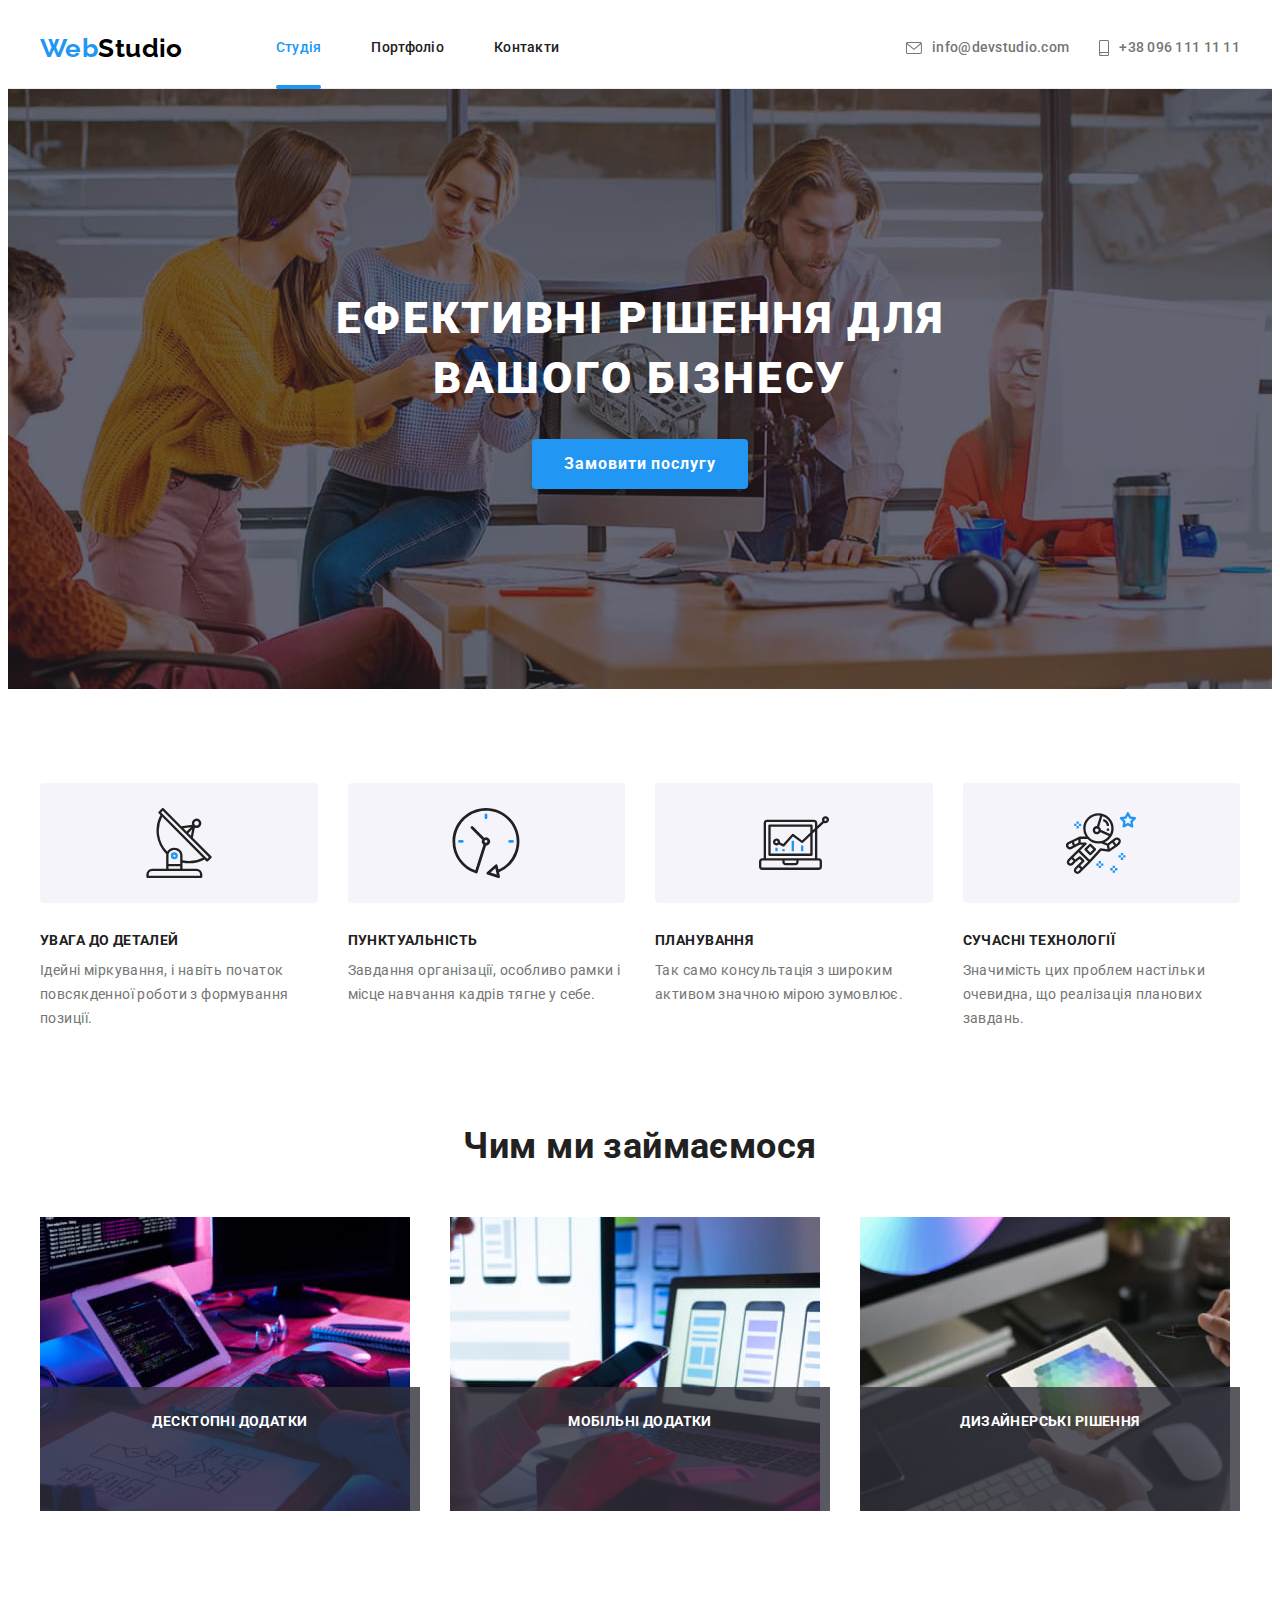
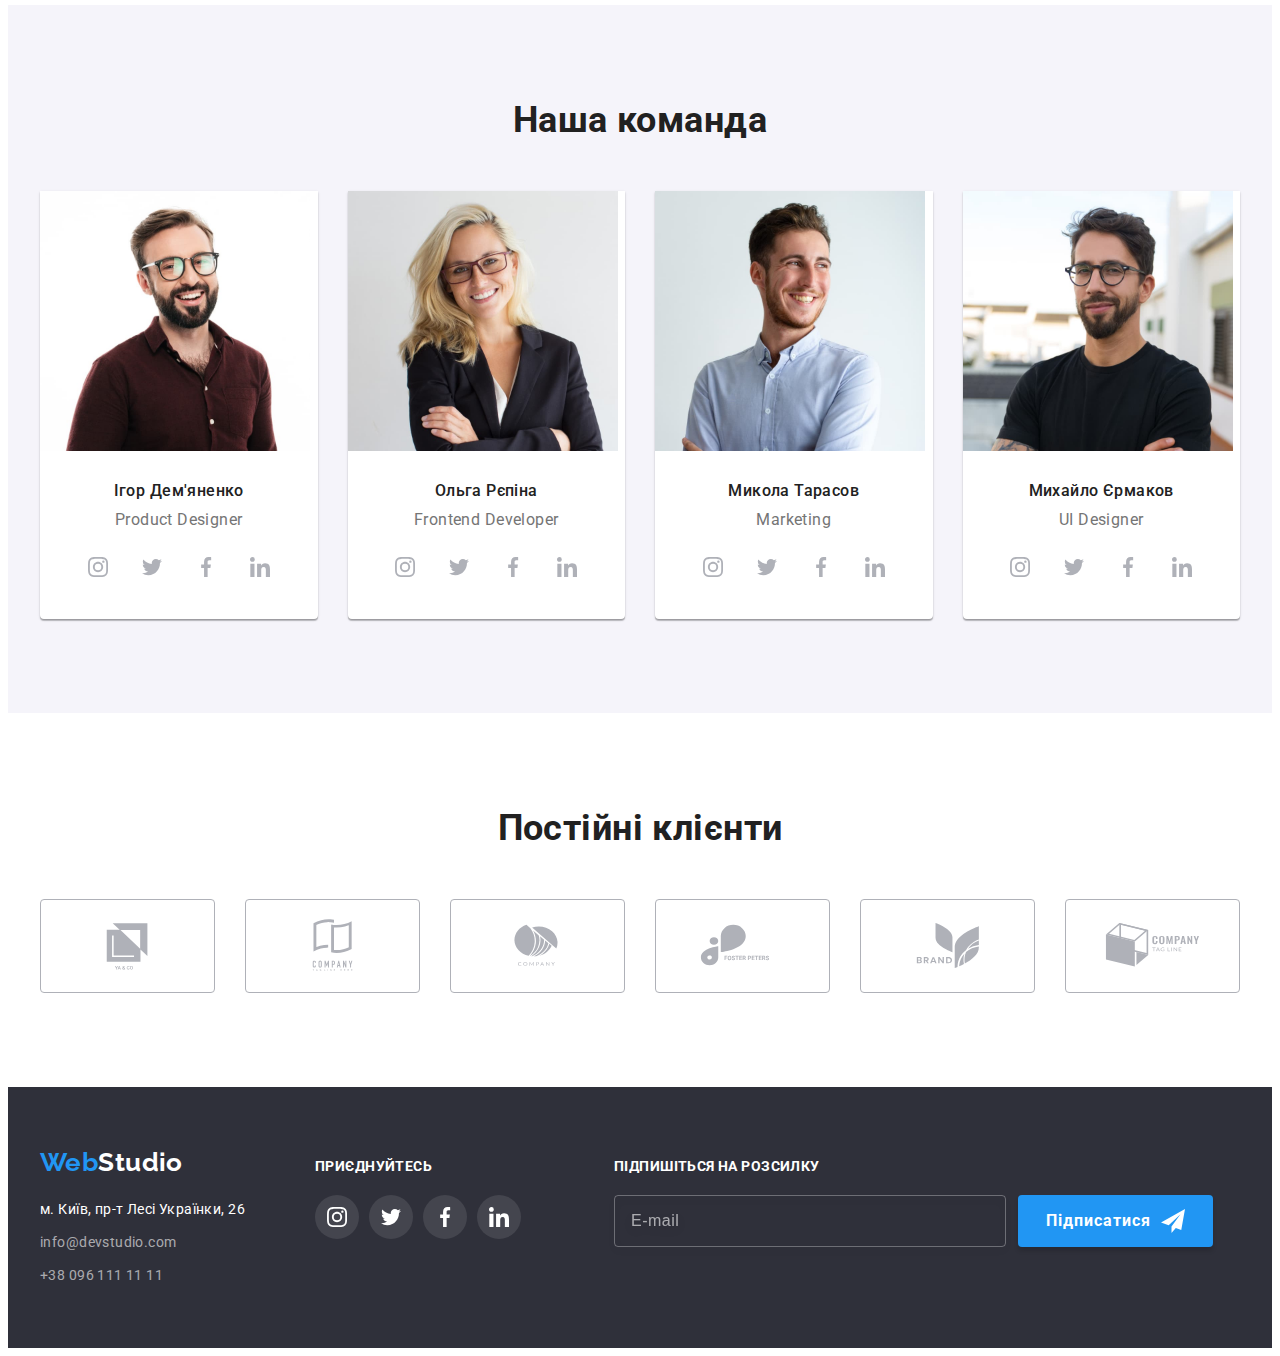
<file: index.html>
<!DOCTYPE html>
<html lang="uk">

<head>
  <meta charset="UTF-8" />
  <meta http-equiv="X-UA-Compatible" content="IE=edge" />
  <meta name="viewport" content="width=device-width, initial-scale=1.0" />
  <title>WebStudio</title>
  <!-- Fonts bevor all styles but afret title -->
  <link rel="preconnect" href="https://fonts.googleapis.com">
  <link rel="preconnect" href="https://fonts.gstatic.com" crossorigin>
  <link href="https://fonts.googleapis.com/css2?family=Raleway:wght@700&family=Roboto:wght@400;500;700;900&display=swap"
    rel="stylesheet">
  <!-- Normalize befor my styles -->
  <link rel="stylesheet" href="https://cdnjs.cloudflare.com/ajax/libs/modern-normalize/1.1.0/modern-normalize.min.css"
    integrity="sha512-wpPYUAdjBVSE4KJnH1VR1HeZfpl1ub8YT/NKx4PuQ5NmX2tKuGu6U/JRp5y+Y8XG2tV+wKQpNHVUX03MfMFn9Q=="
    crossorigin="anonymous" referrerpolicy="no-referrer" />
  <link rel="stylesheet" href="./css/main.min.css">
</head>

<body>
  <!-- Header -->
  <header class="header">

    <div class="container header__container">
      <nav class="navigation">
        <a class="logo link" lang="en" href="./index.html">Web<span
            class="logo__part logo__part--header">Studio</span></a>
        <ul class=" site-nav list navigation__site-nav">
          <li class="site-nav__item"><a href="./index.html"
              class="site-nav__link link site-nav__link--current">Студія</a></li>
          <li class="site-nav__item"><a href="./portfolio.html" class="site-nav__link link">Портфоліо</a></li>
          <li class="site-nav__item"><a href="#" class="site-nav__link link">Контакти</a></li>
        </ul>
      </nav>
      <ul class="contacts list navigation__contacts">
        <li class="contacts__item">
          <a href="mailto:info@devstudio.com" class="contacts__link link"><svg class="contacts__icon" width="16"
              height="12">
              <use href="./images/icons.svg#icon-envelope"></use>
            </svg>info@devstudio.com</a>
        </li>
        <li class="contacts__item">
          <a href="tel:+380961111111" class="contacts__link link"><svg class="contacts__icon" width="10" height="16">
              <use href="./images/icons.svg#icon-smartphone"></use>
            </svg>+38 096 111 11 11</a>
        </li>
      </ul>
    </div>
  </header>
  <!-- Main -->
  <main>
    <!-- Hero -->
    <section class="hero">
      <h1 class="hero__title">Ефективні рішення для вашого бізнесу</h1>
      <button class="hero__button" data-modal-open type="button">Замовити послугу</button>
    </section>
    <!-- Features -->
    <section class="section">
      <div class="container">
        <h2 class="visually-hidden">Особливості</h2>
        <ul class="feauters list">
          <li class="feauters__item">
            <div class="feauters__icon">
              <svg width="70" height="70">
                <use href="./images/icons.svg#icon-antenna"></use>
              </svg>
            </div>
            <h3 class="feauters__title">УВАГА ДО ДЕТАЛЕЙ</h3>
            <p class="feauters__text">Ідейні міркування, і навіть початок повсякденної роботи з формування позиції.</p>
          </li>
          <li class="feauters__item">
            <div class="feauters__icon">
              <svg width="70" height="70">
                <use href="./images/icons.svg#icon-clock"></use>
              </svg>
            </div>
            <h3 class="feauters__title">ПУНКТУАЛЬНІСТЬ</h3>
            <p class="feauters__text">Завдання організації, особливо рамки і місце навчання кадрів тягне у себе.</p>
          </li>
          <li class="feauters__item">
            <div class="feauters__icon">
              <svg width="70" height="70">
                <use href="./images/icons.svg#icon-diagram"></use>
              </svg>
            </div>
            <h3 class="feauters__title">ПЛАНУВАННЯ</h3>
            <p class="feauters__text">Так само консультація з широким активом значною мірою зумовлює.</p>
          </li>
          <li class="feauters__item">
            <div class="feauters__icon">
              <svg width="70" height="70">
                <use href="./images/icons.svg#icon-astronaut"></use>
              </svg>
            </div>
            <h3 class="feauters__title">СУЧАСНІ ТЕХНОЛОГІЇ</h3>
            <p class="feauters__text">Значимість цих проблем настільки очевидна, що реалізація планових завдань.</p>
          </li>
        </ul>
      </div>
    </section>
    <!-- Occupation -->
    <section class="occupation section">
      <div class="container">
        <h2 class="occupation__title section__title">Чим ми займаємося</h2>
        <ul class="occupation-list list">
          <li class="occupation-list__item">
            <img src="./images/occupation-1.jpg" alt="Десктопні додатки" width="370" height="294">
            <p class="occupation-list__overlay">Десктопні додатки</p>
          </li>
          <li class="occupation-list__item">
            <img src="./images/occupation-2.jpg" alt="Розробка мобільних додатків" width="370" height="294">
            <p class="occupation-list__overlay">Мобільні додатки</p>
          </li>
          <li class="occupation-list__item">
            <img src="./images/occupation-3.jpg" alt="Веб дизайн" width="370" height="294">
            <p class="occupation-list__overlay">Дизайнерські рішення</p>
          </li>
        </ul>
      </div>
    </section>
    <!-- Team -->
    <section class="section team">
      <div class="container">
        <h2 class="section__title">Наша команда</h2>
        <ul class="team-list list">
          <li class="team-list-item">
            <img src="./images/team-member-1.jpg" alt="Фото дизайнера продуктів Ігоря 
            Дем'яненко" width="270" height="260">
            <div class="team-list-content">
              <h3 class="team-list-member">Ігор Дем'яненко</h3>
              <p class="team-list-occupation" lang="en">Product Designer</p>
              <ul class="team-soc-list list">
                <li class="team-soc-item">
                  <a href="#" class="team-soc-link" aria-label="Instagram"><span
                      class="visually-hidden">Instagram</span>
                    <svg class="team-soc-icon" width="20" height="20">
                      <use href="./images/icons.svg#icon-instagram"></use>
                    </svg>
                  </a>
                </li>
                <li class="team-soc-item">
                  <a href="#" class="team-soc-link" aria-label="Twitter"><span class="visually-hidden">Twitter</span>
                    <svg class="team-soc-icon" width="20" height="20">
                      <use href="./images/icons.svg#icon-twitter"></use>
                    </svg>
                  </a>
                </li>
                <li class="team-soc-item">
                  <a href="#" class="team-soc-link" aria-label="Facebook"><span class="visually-hidden">Facebook</span>
                    <svg class="team-soc-icon" width="20" height="20">
                      <use href="./images/icons.svg#icon-facebook"></use>
                    </svg>
                  </a>
                </li>
                <li class="team-soc-item">
                  <a href="#" class="team-soc-link" aria-label="Linkedin"><span class="visually-hidden">Linkedin</span>
                    <svg class="team-soc-icon" width="20" height="20">
                      <use href="./images/icons.svg#icon-linkedin"></use>
                    </svg>
                  </a>
                </li>
              </ul>
            </div>
          </li>
          <li class="team-list-item">
            <img src="./images/team-member-2.jpg" alt="Фото фронтенд розробниці 
            Ольги Рєпіної" width="270" height="260">
            <div class="team-list-content">
              <h3 class="team-list-member">Ольга Рєпіна</h3>
              <p class="team-list-occupation" lang="en">Frontend Developer</p>
              <ul class="team-soc-list list">
                <li class="team-soc-item">
                  <a href="#" class="team-soc-link" aria-label="Instagram"><span
                      class="visually-hidden">Instagram</span>
                    <svg class="team-soc-icon" width="20" height="20">
                      <use href="./images/icons.svg#icon-instagram"></use>
                    </svg>
                  </a>
                </li>
                <li class="team-soc-item">
                  <a href="#" class="team-soc-link" aria-label="Twitter"><span class="visually-hidden">Twitter</span>
                    <svg class="team-soc-icon" width="20" height="20">
                      <use href="./images/icons.svg#icon-twitter"></use>
                    </svg>
                  </a>
                </li>
                <li class="team-soc-item">
                  <a href="#" class="team-soc-link" aria-label="Facebook"><span class="visually-hidden">Facebook</span>
                    <svg class="team-soc-icon" width="20" height="20">
                      <use href="./images/icons.svg#icon-facebook"></use>
                    </svg>
                  </a>
                </li>
                <li class="team-soc-item">
                  <a href="#" class="team-soc-link" aria-label="Linkedin"><span class="visually-hidden">Linkedin</span>
                    <svg class="team-soc-icon" width="20" height="20">
                      <use href="./images/icons.svg#icon-linkedin"></use>
                    </svg>
                  </a>
                </li>
              </ul>
            </div>
          </li>
          <li class="team-list-item">
            <img src="./images/team-member-3.jpg" alt="Фото члена відділу маркетінгу
            Миколи Тарасова" width="270" height="260">
            <div class="team-list-content">
              <h3 class="team-list-member">Микола Тарасов</h3>
              <p class="team-list-occupation" lang="en">Marketing</p>
              <ul class="team-soc-list list">
                <li class="team-soc-item">
                  <a href="#" class="team-soc-link" aria-label="Instagram"><span
                      class="visually-hidden">Instagram</span>
                    <svg class="team-soc-icon" width="20" height="20">
                      <use href="./images/icons.svg#icon-instagram"></use>
                    </svg>
                  </a>
                </li>
                <li class="team-soc-item">
                  <a href="#" class="team-soc-link" aria-label="Twitter"><span class="visually-hidden">Twitter</span>
                    <svg class="team-soc-icon" width="20" height="20">
                      <use href="./images/icons.svg#icon-twitter"></use>
                    </svg>
                  </a>
                </li>
                <li class="team-soc-item">
                  <a href="#" class="team-soc-link" aria-label="Facebook"><span class="visually-hidden">Facebook</span>
                    <svg class="team-soc-icon" width="20" height="20">
                      <use href="./images/icons.svg#icon-facebook"></use>
                    </svg>
                  </a>
                </li>
                <li class="team-soc-item">
                  <a href="#" class="team-soc-link" aria-label="Linkedin"><span class="visually-hidden">Linkedin</span>
                    <svg class="team-soc-icon" width="20" height="20">
                      <use href="./images/icons.svg#icon-linkedin"></use>
                    </svg>
                  </a>
                </li>
              </ul>
            </div>
          </li>
          <li class="team-list-item">
            <img src="./images/team-member-4.jpg" alt="Фото дизайнера інтерфейсу 
            Михайла Єрмакова" width="270" height="260">
            <div class="team-list-content">
              <h3 class="team-list-member">Михайло Єрмаков</h3>
              <p class="team-list-occupation" lang="en">UI Designer</p>
              <ul class="team-soc-list list">
                <li class="team-soc-item">
                  <a href="#" class="team-soc-link" aria-label="Instagram"><span
                      class="visually-hidden">Instagram</span>
                    <svg class="team-soc-icon" width="20" height="20">
                      <use href="./images/icons.svg#icon-instagram"></use>
                    </svg>
                  </a>
                </li>
                <li class="team-soc-item">
                  <a href="#" class="team-soc-link" aria-label="Twitter"><span class="visually-hidden">Twitter</span>
                    <svg class="team-soc-icon" width="20" height="20">
                      <use href="./images/icons.svg#icon-twitter"></use>
                    </svg>
                  </a>
                </li>
                <li class="team-soc-item">
                  <a href="#" class="team-soc-link" aria-label="Facebook"><span class="visually-hidden">Facebook</span>
                    <svg class="team-soc-icon" width="20" height="20">
                      <use href="./images/icons.svg#icon-facebook"></use>
                    </svg>
                  </a>
                </li>
                <li class="team-soc-item">
                  <a href="#" class="team-soc-link" aria-label="Linkedin"><span class="visually-hidden">Linkedin</span>
                    <svg class="team-soc-icon" width="20" height="20">
                      <use href="./images/icons.svg#icon-linkedin"></use>
                    </svg>
                  </a>
                </li>
              </ul>
            </div>
          </li>
        </ul>
      </div>
    </section>

    <section class="section clients">
      <div class="container">
        <h2 class="section__title">Постійні клієнти</h2>
        <ul class="clients-list list">
          <li class="clients-item">
            <a href="" class="clients-link">
              <svg class="clients-icon" width="106" height="60">
                <use href="./images/icons.svg#icon-ya-and-co"></use>
              </svg>
            </a>
          </li>
          <li class="clients-item">
            <a href="" class="clients-link">
              <svg class="clients-icon" width="106" height="60">
                <use href="./images/icons.svg#icon-company-t-h"></use>
              </svg>
            </a>
          </li>
          <li class="clients-item">
            <a href="" class="clients-link">
              <svg class="clients-icon" width="106" height="60">
                <use href="./images/icons.svg#icon-company"></use>
              </svg>
            </a>
          </li>
          <li class="clients-item">
            <a href="" class="clients-link">
              <svg class="clients-icon" width="106" height="60">
                <use href="./images/icons.svg#icon-foster-peters"></use>
              </svg>
            </a>
          </li>
          <li class="clients-item">
            <a href="" class="clients-link">
              <svg class="clients-icon" width="106" height="60">
                <use href="./images/icons.svg#icon-brand"></use>
              </svg>
            </a>
          </li>
          <li class="clients-item">
            <a href="" class="clients-link">
              <svg class="clients-icon" width="106" height="60">
                <use href="./images/icons.svg#icon-company-tag-line"></use>
              </svg>
            </a>
          </li>
        </ul>
      </div>
    </section>

  </main>
  <!-- Footer -->
  <footer class="footer">
    <div class="container footer-flex">
      <div>
        <a class="logo link" lang="en" href="./index.html">Web<span
            class="logo__part logo__part--footer">Studio</span></a>
        <address class="address">
          <ul class="footer-list list">
            <li class="footer-list-item"><a class="footer-list-adress link" href="https://goo.gl/maps/8Shcnv1b6fzr6zjf9"
                target="_blank" rel="noopener nofollow noreferrer">м. Київ,
                пр-т Лесі Українки, 26</a></li>
            <li class="footer-list-item"><a class="footer-list-contacts link"
                href="mailto:info@devstudio.com">info@devstudio.com</a></li>
            <li class="footer-list-item"><a class="footer-list-contacts link" href="tel:+380961111111">+38 096 111 11
                11</a></li>
          </ul>
        </address>
      </div>
      <div class="join">
        <b class="join-text">приєднуйтесь</b>
        <ul class="join-list list">
          <li class="join-item">
            <a href="#" class="join-soc-link" aria-label="Instagram"><span class="visually-hidden">Instagram</span>
              <svg class="join-soc-icon" width="20" height="20">
                <use href="./images/icons.svg#icon-instagram"></use>
              </svg>
            </a>
          </li>
          <li class="join-item">
            <a href="#" class="join-soc-link" aria-label="Twitter"><span class="visually-hidden">Twitter</span>
              <svg class="team-soc-icon" width="20" height="20">
                <use href="./images/icons.svg#icon-twitter"></use>
              </svg>
            </a>
          </li>
          <li class="join-item">
            <a href="#" class="join-soc-link" aria-label="Facebook"><span class="visually-hidden">Facebook</span>
              <svg class="join-soc-icon" width="20" height="20">
                <use href="./images/icons.svg#icon-facebook"></use>
              </svg>
            </a>
          </li>
          <li class="join-item">
            <a href="#" class="join-soc-link" aria-label="Linkedin"><span class="visually-hidden">Linkedin</span>
              <svg class="join-soc-icon" width="20" height="20">
                <use href="./images/icons.svg#icon-linkedin"></use>
              </svg>
            </a>
          </li>
        </ul>
      </div>
      <div class="subscribe">
        <b class="subscribe-text">Підпишіться на розсилку</b>
        <form class="sub-group">
          <input class="sub-input" type="email" name="email" placeholder="E-mail" autocomplete="email">
          <button class="sub-button" type="submit">Підписатися
            <svg class="sub-icon" width="24" height="24">
              <use href="./images/icons.svg#icon-send"></use>
            </svg>
          </button>
        </form>
      </div>
    </div>
  </footer>
  <div class="backdrop is-hidden" data-modal>
    <div class="modal">
      <button class="modal-btn" data-modal-close type="button">
        <svg class="modal-icon" width="18" height="18">
          <use href="./images/icons.svg#icon-close-modal"></use>
        </svg>
      </button>

      <p class="form-title">Залиште свої дані, ми вам передзвонимо</p>

      <form class="form">

        <label class="form-field">
          <span class="form-label">Ім'я</span>
          <span class="input-wrap">
            <input type="text" class="form-input" name="name">
            <svg class="form-icon" width="18" height="18">
              <use href="./images/icons.svg#icon-person-black"></use>
            </svg>
          </span>
        </label>

        <label class="form-field">
          <span class="form-label">Телефон</span>
          <span class="input-wrap">
            <input type="tel" class="form-input" name="phone">
            <svg class="form-icon" width="18" height="18">
              <use href="./images/icons.svg#icon-phone-black"></use>
            </svg>
          </span>
        </label>

        <label class="form-field">
          <span class="form-label">Пошта</span>
          <span class="input-wrap">
            <input type="email" class="form-input" name="mail">
            <svg class="form-icon" width="18" height="18">
              <use href="./images/icons.svg#icon-email-black"></use>
            </svg>
          </span>
        </label>

        <label class="form-field-comments">
          <span class="form-label">Коментар</span>
          <textarea class="form-comments" name="comments" placeholder="Введіть текст"></textarea>
        </label>


        <div class="privacy">
          <input class="input-check visually-hidden" type="checkbox" name="privacy" id="privacy" value="true">
          <label for="privacy" class="privacy-text">
            <span class="privacy-box"><svg class="check-icon" width="16" height="15">
                <use href="./images/icons.svg#icon-icon-check"></use>
              </svg></span> Погоджуюся з розсилкою та приймаю &nbsp;<a class="privacy-link" href="#"> Умови
              договору</a></label>
        </div>

        <button type="submit" class="form-btn">Відправити</button>
      </form>
    </div>
  </div>
  <script src="./js/modal.js"></script>
</body>

</html>
</file>
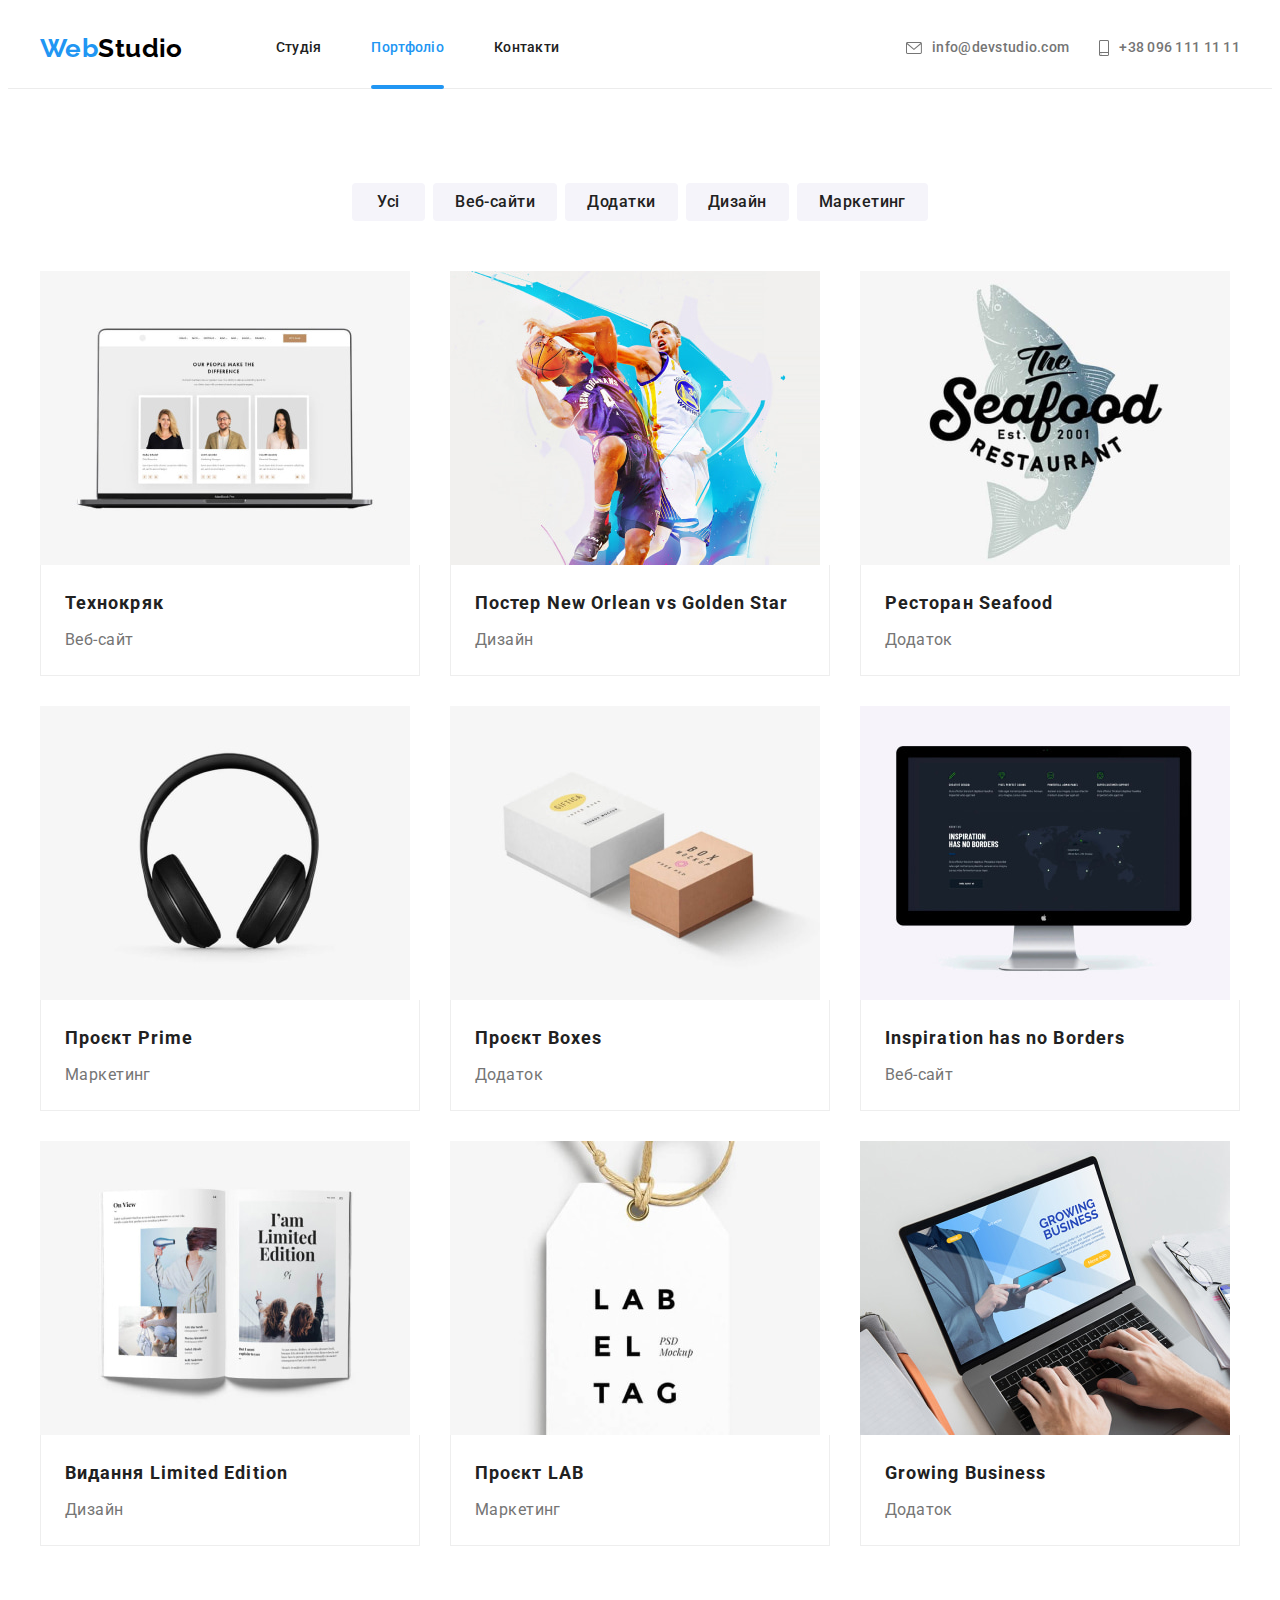
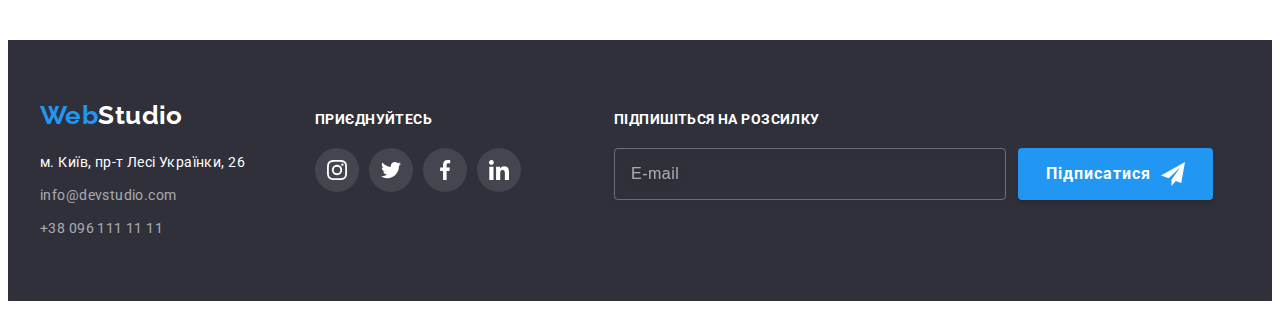
<file: portfolio.html>
<!DOCTYPE html>
<html lang="en">

<head>
    <meta charset="UTF-8">
    <meta http-equiv="X-UA-Compatible" content="IE=edge">
    <meta name="viewport" content="width=device-width, initial-scale=1.0">
    <title>Портфоліо</title>
    <link rel="preconnect" href="https://fonts.googleapis.com">
    <link rel="preconnect" href="https://fonts.gstatic.com" crossorigin>
    <link
        href="https://fonts.googleapis.com/css2?family=Raleway:wght@700&family=Roboto:wght@400;500;700;900&display=swap"
        rel="stylesheet">

    <link rel="stylesheet" href="https://cdnjs.cloudflare.com/ajax/libs/modern-normalize/1.1.0/modern-normalize.min.css"
        integrity="sha512-wpPYUAdjBVSE4KJnH1VR1HeZfpl1ub8YT/NKx4PuQ5NmX2tKuGu6U/JRp5y+Y8XG2tV+wKQpNHVUX03MfMFn9Q=="
        crossorigin="anonymous" referrerpolicy="no-referrer" />

    <link rel="stylesheet" href="./css/potfolio.min.css">
</head>

<body>
    <!-- Header  -->
    <header class="header">

        <div class="container header__container">
            <nav class="navigation">
                <a class="logo link" lang="en" href="./index.html">Web<span
                        class="logo__part logo__part--header">Studio</span></a>
                <ul class=" site-nav list navigation__site-nav">
                    <li class="site-nav__item"><a href="./index.html" class="site-nav__link link">Студія</a></li>
                    <li class="site-nav__item"><a href="./portfolio.html"
                            class="site-nav__link link site-nav__link--current">Портфоліо</a></li>
                    <li class="site-nav__item"><a href="#" class="site-nav__link link">Контакти</a></li>
                </ul>
            </nav>
            <ul class="contacts list navigation__contacts">
                <li class="contacts__item">
                    <a href="mailto:info@devstudio.com" class="contacts__link link"><svg class="contacts__icon"
                            width="16" height="12">
                            <use href="./images/icons.svg#icon-envelope"></use>
                        </svg>info@devstudio.com</a>
                </li>
                <li class="contacts__item">
                    <a href="tel:+380961111111" class="contacts__link link"><svg class="contacts__icon" width="10"
                            height="16">
                            <use href="./images/icons.svg#icon-smartphone"></use>
                        </svg>+38 096 111 11 11</a>
                </li>
            </ul>
        </div>
    </header>
    <!-- Main -->
    <main>
        <section class="section">
            <div class="container">
                <h1 class="visually-hidden">Портфоліо</h1>
                <ul class="list filter">
                    <li class="filter-item"><button type="button" class="filter-link">Усі</button></li>
                    <li class="filter-item"><button type="button" class="filter-link">Веб-сайти</button></li>
                    <li class="filter-item"><button type="button" class="filter-link">Додатки</button></li>
                    <li class="filter-item"><button type="button" class="filter-link">Дизайн</button></li>
                    <li class="filter-item"><button type="button" class="filter-link">Маркетинг</button></li>
                </ul>
                <ul class="portfolio-list list">
                    <li class="portfolio-item">
                        <a href="#" class="portfolio-link link">
                            <div class="portfolio-top-wrap">
                                <img src="./images/portfolio/technokrjak-1.jpg" alt="Фото сайту Технокряк" width="370"
                                    height="294">
                                <p class="portfolio-cover-text">Ресурс пропонує комплексні пропозиції з різним рівнем
                                    функціоналу та сервісів. Все це
                                    дозволить відвідувачу отримати вичерпні відомості про компанію чи приватну особу.
                                </p>
                            </div>
                            <div class="portfolio-content">
                                <h2 class="portfolio-title">Технокряк</h2>
                                <p class="portfolio-type">Веб-сайт</p>
                            </div>
                        </a>
                    </li>
                    <li class="portfolio-item">
                        <a href="#" class="portfolio-link link">
                            <div class="portfolio-top-wrap"><img src="./images/portfolio/new-orlean-1.jpg"
                                    alt="Гравець команди Нью-Орлена грає в баскетбол проти глравця з Голден Стар"
                                    width="370" height="294">
                                <p class="portfolio-cover-text">Ресурс пропонує комплексні пропозиції з різним рівнем
                                    функціоналу та сервісів. Все це
                                    дозволить відвідувачу отримати вичерпні відомості про компанію чи приватну особу.
                                </p>
                            </div>
                            <div class="portfolio-content">
                                <h2 class="portfolio-title">Постер <span lang="en">New Orlean vs Golden Star</span></h2>
                                <p class="portfolio-type">Дизайн</p>
                            </div>
                        </a>
                    </li>
                    <li class="portfolio-item">
                        <a href="#" class="portfolio-link link">
                            <div class="portfolio-top-wrap">
                                <img src="./images/portfolio/seafood-1.jpg" alt="Логотип ресотрана Сіфуд" width="370"
                                    height="294">
                                <p class="portfolio-cover-text">Ресурс пропонує комплексні пропозиції з різним рівнем
                                    функціоналу та сервісів. Все це
                                    дозволить відвідувачу отримати вичерпні відомості про компанію чи приватну особу.
                                </p>
                            </div>
                            <div class="portfolio-content">
                                <h2 class="portfolio-title">Ресторан <span lang="en">Seafood</span></h2>
                                <p class="portfolio-type">Додаток</p>
                            </div>
                        </a>
                    </li>
                    <li class="portfolio-item">
                        <a href="#" class="portfolio-link link">
                            <div class="portfolio-top-wrap">
                                <img src="./images/portfolio/prime-1.jpg" alt="Навушники" width="370" height="294">
                                <p class="portfolio-cover-text">Ресурс пропонує комплексні пропозиції з різним рівнем
                                    функціоналу та сервісів. Все це
                                    дозволить відвідувачу отримати вичерпні відомості про компанію чи приватну особу.
                                </p>
                            </div>
                            <div class="portfolio-content">
                                <h2 class="portfolio-title">Проєкт <span lang="en">Prime</span></h2>
                                <p class="portfolio-type">Маркетинг</p>
                            </div>
                        </a>
                    </li>
                    <li class="portfolio-item">
                        <a href="#" class="portfolio-link link">
                            <div class="portfolio-top-wrap">
                                <img src="./images/portfolio/boxes-1.jpg" alt="Дві коробки" width="370" height="294">
                                <p class="portfolio-cover-text">Ресурс пропонує комплексні пропозиції з різним рівнем
                                    функціоналу та сервісів. Все це
                                    дозволить відвідувачу отримати вичерпні відомості про компанію чи приватну особу.
                                </p>
                            </div>
                            <div class="portfolio-content">
                                <h2 class="portfolio-title">Проєкт <span lang="en">Boxes</span></h2>
                                <p class="portfolio-type">Додаток</p>
                            </div>
                        </a>
                    </li>
                    <li class="portfolio-item">
                        <a href="#" class="portfolio-link link">
                            <div class="portfolio-top-wrap">
                                <img src="./images/portfolio/inspiration-1.jpg"
                                    alt="Фото сайту Инспирашен хас ноу Бордерс" width="370" height="294">
                                <p class="portfolio-cover-text">Ресурс пропонує комплексні пропозиції з різним рівнем
                                    функціоналу та сервісів. Все це
                                    дозволить відвідувачу отримати вичерпні відомості про компанію чи приватну особу.
                                </p>
                            </div>
                            <div class="portfolio-content">
                                <h2 class="portfolio-title" lang="en">Inspiration has no Borders</h2>
                                <p class="portfolio-type">Веб-сайт</p>
                            </div>
                        </a>
                    </li>
                    <li class="portfolio-item">
                        <a href="#" class="portfolio-link link">
                            <div class="portfolio-top-wrap">
                                <img src="./images/portfolio/limited-edition-1.jpg"
                                    alt="Фото відкритого журналу Лімітед Едітіон" width="370" height="294">
                                <p class="portfolio-cover-text">Ресурс пропонує комплексні пропозиції з різним рівнем
                                    функціоналу та сервісів. Все це
                                    дозволить відвідувачу отримати вичерпні відомості про компанію чи приватну особу.
                                </p>
                            </div>
                            <div class="portfolio-content">
                                <h2 class="portfolio-title">Видання <span lang="en">Limited Edition</span></h2>
                                <p class="portfolio-type">Дизайн</p>
                            </div>
                        </a>
                    </li>
                    <li class="portfolio-item">
                        <a href="#" class="portfolio-link link">
                            <div class="portfolio-top-wrap">
                                <img src="./images/portfolio/lab-1.jpg" alt="Бірка з написом Лабель Тег" width="370"
                                    height="294">
                                <p class="portfolio-cover-text">Ресурс пропонує комплексні пропозиції з різним рівнем
                                    функціоналу та сервісів. Все це
                                    дозволить відвідувачу отримати вичерпні відомості про компанію чи приватну особу.
                                </p>
                            </div>
                            <div class="portfolio-content">
                                <h2 class="portfolio-title">Проєкт <span lang="en">LAB</span></h2>
                                <p class="portfolio-type">Маркетинг</p>
                            </div>
                        </a>
                    </li>
                    <li class="portfolio-item">
                        <a href="#" class="portfolio-link link">
                            <div class="portfolio-top-wrap">
                                <img src="./images/portfolio/growing-business-1.jpg"
                                    alt="Ноутбук з відкритою сторінкою Гровинг Бизнес" width="370" height="294">
                                <p class="portfolio-cover-text">Ресурс пропонує комплексні пропозиції з різним рівнем
                                    функціоналу та сервісів. Все це
                                    дозволить відвідувачу отримати вичерпні відомості про компанію чи приватну особу.
                                </p>
                            </div>
                            <div class="portfolio-content">
                                <h2 class="portfolio-title" lang="en">Growing Business</h2>
                                <p class="portfolio-type">Додаток</p>
                            </div>
                        </a>
                    </li>
                </ul>
            </div>


        </section>
    </main>

    <!-- Footer -->
    <footer class="footer">
        <div class="container footer-flex">
            <div>
                <a class="logo link" lang="en" href="./index.html">Web<span
                        class="logo__part logo__part--footer">Studio</span></a>
                <address class="address">
                    <ul class="footer-list list">
                        <li class="footer-list-item"><a class="footer-list-adress link"
                                href="https://goo.gl/maps/8Shcnv1b6fzr6zjf9" target="_blank"
                                rel="noopener nofollow noreferrer">м. Київ,
                                пр-т Лесі Українки, 26</a></li>
                        <li class="footer-list-item"><a class="footer-list-contacts link"
                                href="mailto:info@devstudio.com">info@devstudio.com</a></li>
                        <li class="footer-list-item"><a class="footer-list-contacts link" href="tel:+380961111111">+38
                                096
                                111 11
                                11</a></li>
                    </ul>
                </address>
            </div>
            <div class="join">
                <b class="join-text">приєднуйтесь</b>
                <ul class="join-list list">
                    <li class="join-item">
                        <a href="#" class="join-soc-link" aria-label="Instagram"><span
                                class="visually-hidden">Instagram</span>
                            <svg class="join-soc-icon" width="20" height="20">
                                <use href="./images/icons.svg#icon-instagram"></use>
                            </svg>
                        </a>
                    </li>
                    <li class="join-item">
                        <a href="#" class="join-soc-link" aria-label="Twitter"><span
                                class="visually-hidden">Twitter</span>
                            <svg class="team-soc-icon" width="20" height="20">
                                <use href="./images/icons.svg#icon-twitter"></use>
                            </svg>
                        </a>
                    </li>
                    <li class="join-item">
                        <a href="#" class="join-soc-link" aria-label="Facebook"><span
                                class="visually-hidden">Facebook</span>
                            <svg class="join-soc-icon" width="20" height="20">
                                <use href="./images/icons.svg#icon-facebook"></use>
                            </svg>
                        </a>
                    </li>
                    <li class="join-item">
                        <a href="#" class="join-soc-link" aria-label="Linkedin"><span
                                class="visually-hidden">Linkedin</span>
                            <svg class="join-soc-icon" width="20" height="20">
                                <use href="./images/icons.svg#icon-linkedin"></use>
                            </svg>
                        </a>
                    </li>
                </ul>
            </div>
            <div class="subscribe">
                <b class="subscribe-text">Підпишіться на розсилку</b>
                <form class="sub-group">
                    <input class="sub-input" type="email" name="email" placeholder="E-mail" autocomplete="email">
                    <button class="sub-button" type="submit">Підписатися
                        <svg class="sub-icon" width="24" height="24">
                            <use href="./images/icons.svg#icon-send"></use>
                        </svg>
                    </button>
                </form>
            </div>
        </div>
    </footer>
</body>

</html>
</file>
<file: css/main.min.css>
:root{--primary-text-color: #757575;--dark-title-text-color: #212121;--light-title-text-color: #ffffff;--accent-color: #2196f3;--logo-color-dark: #000000;--logo-color-light: #ffffff;--main-bgc: #ffffff;--darkest-bgc: #2f303a;--dark-section-bgc: #f5f4fa;--adress-contacts: rgba(255, 255, 255, 0.6);--button-active-bgc: #188ce8;--filter-bgc: #f5f4fa;--hero-bgc: #c4c4c4;--icon-color: #afb1b8;--transition-time: 250ms cubic-bezier(0.4, 0, 0.2, 1)}b,p,h1,h2,h3,h4,h5,h6{margin:0}ul,ol{margin:0;padding-left:0}.list{list-style:none}.link{text-decoration:none}img{display:block;max-width:100%;height:auto}body{background-color:var(--main-bgc);color:var(--primary-text-color);font-family:"Roboto",sans-serif;font-size:14px;letter-spacing:.03em}.visually-hidden{position:absolute;white-space:nowrap;width:1px;height:1px;overflow:hidden;border:0;padding:0;clip:rect(0 0 0 0);-webkit-clip-path:inset(50%);clip-path:inset(50%);margin:-1px}.container{width:1200px;padding-left:15px;padding-right:15px;margin:0 auto}.header{border-color:#ececec;border-bottom-width:1px;border-bottom-style:solid}.header__container{display:flex;align-items:center}.logo{color:var(--accent-color);font-family:"Raleway",sans-serif;font-weight:700;font-size:26px;line-height:1.19}.logo__part--header{color:var(--logo-color-dark)}.logo__part--footer{color:var(--logo-color-light)}.navigation{display:flex;align-items:center}.site-nav{display:flex;align-items:center}.navigation__site-nav{margin-left:93px}.site-nav__item:not(:last-child){margin-right:50px}.site-nav__link{position:relative;display:block;padding-top:32px;padding-bottom:32px;color:var(--dark-title-text-color);font-weight:500;line-height:1.14;letter-spacing:.02em;transition:color var(--transition-time)}.site-nav__link:hover,.site-nav__link:focus{color:var(--accent-color)}.site-nav__link--current{color:var(--accent-color)}.site-nav__link--current::after{position:absolute;left:0;bottom:-1px;content:"";display:block;width:100%;height:4px;background:var(--accent-color);border-radius:2px}.contacts{display:flex;gap:30px}.navigation__contacts{margin-left:auto}.contacts__link{display:flex;padding-top:32px;padding-bottom:32px;align-items:center;gap:10px;color:inherit;font-weight:500;line-height:1.14;letter-spacing:.02em;transition:color var(--transition-time)}.contacts__link:hover,.contacts__link:focus{color:var(--accent-color)}.contacts__item{fill:currentColor}.hero{max-width:1600px;margin-left:auto;margin-right:auto;padding-top:200px;padding-bottom:200px;background-image:linear-gradient(rgba(47, 48, 58, 0.4), rgba(47, 48, 58, 0.4)),url("../images/hero-img.jpg");background-color:var(--hero-bgc);background-repeat:no-repeat;background-position:center;background-size:cover;text-align:center}.hero__title{max-width:696px;margin-bottom:30px;margin-left:auto;margin-right:auto;color:var(--light-title-text-color);font-weight:900;font-size:44px;line-height:1.36;letter-spacing:.06em;text-transform:uppercase}.hero__button{padding:10px 32px;border-radius:4px;border-color:rgba(0,0,0,0);border-width:0px;box-shadow:0px 4px 4px rgba(0,0,0,.15);background-color:var(--accent-color);color:var(--light-title-text-color);font-family:inherit;font-weight:700;font-size:16px;line-height:1.88;letter-spacing:.06em;cursor:pointer;transition:background-color var(--transition-time)}.hero__button:hover,.hero__button:focus{background-color:var(--button-active-bgc)}.section{padding-top:94px;padding-bottom:94px}.section__title{margin-bottom:50px;color:var(--dark-title-text-color);font-weight:700;font-size:36px;line-height:1.17;text-align:center}.feauters{display:flex;-moz-column-gap:30px;column-gap:30px}.feauters__item{flex-basis:calc((100% - 90px)/4)}.feauters__title{margin-bottom:10px;color:var(--dark-title-text-color);font-size:inherit;font-weight:700;line-height:1.14;text-transform:uppercase}.feauters__text{line-height:1.71}.feauters__icon{height:120px;border-radius:4px;margin-bottom:30px;display:flex;align-items:center;justify-content:center;background-color:var(--dark-section-bgc)}.occupation{padding-top:0}.occupation-list{display:flex;-moz-column-gap:30px;column-gap:30px}.occupation-list__item{position:relative;flex-basis:calc((100% - 60px)/3)}.occupation-list__overlay{position:absolute;bottom:0;left:0;height:70px;width:100%;padding-top:27px;padding-bottom:27px;font-weight:700;line-height:1.14;text-align:center;text-transform:uppercase;color:var(--light-title-text-color);background-color:rgba(47,48,58,.8)}.team{background-color:var(--dark-section-bgc)}.team-list{display:flex}.team-list-item{flex-basis:calc((100% - 90px)/4);background-color:var(--light-title-text-color);box-shadow:0px 1px 3px rgba(0,0,0,.12),0px 1px 1px rgba(0,0,0,.14),0px 2px 1px rgba(0,0,0,.2);border-radius:0px 0px 4px 4px}.team-list-item:not(:last-child){margin-right:30px}.team-list-content{padding-top:30px;padding-bottom:30px;text-align:center}.team-list-member{margin-bottom:10px;color:var(--dark-title-text-color);font-weight:500;font-size:16px;line-height:1.19}.team-list-occupation{font-size:16px;line-height:1.19;margin-bottom:16px}.team-soc-list{display:flex;gap:10px;justify-content:center}.team-soc-link{width:44px;height:44px;border-radius:50%;display:flex;align-items:center;justify-content:center;fill:var(--icon-color);background-color:var(--light-title-text-color);transition:background-color var(--transition-time),fill var(--transition-time)}.team-soc-link:hover,.team-soc-link:focus{background-color:var(--accent-color);fill:var(--light-title-text-color)}.clients-list{display:flex;gap:30px}.clients-item{flex-basis:calc((100% - 150px)/3)}.clients-link{display:flex;height:92px;border:1px solid var(--icon-color);border-radius:4px;align-items:center;justify-content:center;fill:var(--icon-color);transition:border-color var(--transition-time)}.clients-link .clients-icon{transition:fill var(--transition-time)}.clients-link:hover,.clients-link:focus{border-color:var(--accent-color)}.clients-link:hover .clients-icon,.clients-link:focus .clients-icon{fill:var(--accent-color)}.footer{background-color:var(--darkest-bgc);padding-top:60px;padding-bottom:60px}.container.footer-flex{display:flex;align-items:baseline}.address{margin-top:20px}.footer-list-item:not(:last-child){margin-bottom:9px}.footer-list-adress{color:var(--light-title-text-color);font-style:normal;line-height:1.71;transition:color var(--transition-time)}.footer-list-adress:hover,.footer-list-adress:focus{color:var(--accent-color)}.footer-list-contacts{color:var(--adress-contacts);font-style:normal;line-height:1.71;transition:color var(--transition-time)}.footer-list-contacts:hover,.footer-list-contacts:focus{color:var(--accent-color)}.join{margin-left:70px}.join-text,.subscribe-text{display:block;margin-bottom:20px;color:var(--light-title-text-color);font-weight:700;line-height:1.14;text-transform:uppercase}.join-list{display:flex;gap:10px}.join-soc-link{width:44px;height:44px;border-radius:50%;display:flex;justify-content:center;align-items:center;fill:var(--light-title-text-color);background-color:rgba(255,255,255,.1);transition:background-color var(--transition-time)}.join-soc-link:hover,.join-soc-link:focus{background-color:var(--accent-color)}.subscribe{margin-left:93px}.sub-group{display:flex;gap:12px}.sub-input{width:358px;padding:15px 16px;border:1px solid rgba(255,255,255,.3);filter:drop-shadow(0px 4px 4px rgba(0, 0, 0, 0.15));border-radius:4px;background-color:rgba(0,0,0,0);color:var(--light-title-text-color);font-size:16px;line-height:1.25;letter-spacing:.03em}.sub-input::-moz-placeholder{color:rgba(255,255,255,.6);font-size:16px;line-height:1.25;letter-spacing:.03em}.sub-input:-ms-input-placeholder{color:rgba(255,255,255,.6);font-size:16px;line-height:1.25;letter-spacing:.03em}.sub-input::placeholder{color:rgba(255,255,255,.6);font-size:16px;line-height:1.25;letter-spacing:.03em}.sub-button{display:flex;align-items:center;gap:10px;padding:10px 28px;border-radius:4px;border-color:rgba(0,0,0,0);border-width:0px;box-shadow:0px 4px 4px rgba(0,0,0,.15);background-color:var(--accent-color);color:var(--light-title-text-color);font-family:inherit;font-weight:700;font-size:16px;line-height:1.88;letter-spacing:.06em;cursor:pointer;transition:background-color var(--transition-time)}.sub-button:hover,.sub-button:focus{background-color:var(--button-active-bgc)}.backdrop{position:fixed;top:0;left:0;width:100%;height:100%;background-color:rgba(0,0,0,.2);transition:opacity var(--transition-time),visibility var(--transition-time)}.modal{position:absolute;top:50%;left:50%;padding:40px;width:528px;height:581px;background-color:var(--light-title-text-color);box-shadow:0px 1px 3px rgba(0,0,0,.12),0px 1px 1px rgba(0,0,0,.14),0px 2px 1px rgba(0,0,0,.2);border-radius:4px;transform:translate(-50%, -50%) scaleX(1);opacity:1;transition:transform 400ms cubic-bezier(0.4, 0, 0.2, 1),opacity var(--transition-time) 300ms}.backdrop.is-hidden .modal{transform:translate(-50%, -50%) scaleX(0);opacity:.5}.modal-btn{position:absolute;top:8px;right:8px;width:30px;height:30px;display:flex;align-items:center;justify-content:center;background-color:rgba(0,0,0,0);border:1px solid rgba(0,0,0,.1);border-radius:50%;cursor:pointer}.modal-btn:hover,.modal-btn:focus{fill:var(--accent-color)}.is-hidden{opacity:0;visibility:hidden;pointer-events:none}.form-title{font-weight:700;font-size:20px;line-height:1.15;text-align:center;margin-bottom:12px;color:var(--dark-title-text-color)}.form-field{display:block;margin-bottom:10px}.form-input{width:100%;height:40px;border:1px solid rgba(33,33,33,.2);border-radius:4px;padding-left:42px;padding-top:0px;padding-bottom:0px;padding-right:15px;font-size:16px;line-height:1.25;outline:rgba(0,0,0,0);transition:border var(--transition-time)}.form-input:focus{border:1px solid var(--accent-color)}.input-wrap{position:relative}.form-icon{position:absolute;left:12px;top:50%;transform:translateY(-50%);transition:fill var(--transition-time)}.form-input:focus+.form-icon{fill:var(--accent-color)}.form-field-comments{margin-bottom:20px;display:block}.form-comments{width:100%;height:120px;border:1px solid rgba(33,33,33,.2);border-radius:4px;padding:12px 16px;outline:rgba(0,0,0,0);transition:border var(--transition-time);resize:none}.form-comments::-moz-placeholder{font-size:12px;line-height:1.17;letter-spacing:.01em;color:rgba(117,117,117,.5)}.form-comments:-ms-input-placeholder{font-size:12px;line-height:1.17;letter-spacing:.01em;color:rgba(117,117,117,.5)}.form-comments::placeholder{font-size:12px;line-height:1.17;letter-spacing:.01em;color:rgba(117,117,117,.5)}.form-comments:focus{border:1px solid var(--accent-color)}.form-label{display:block;margin-bottom:4px;font-size:12px;line-height:1.17;letter-spacing:.01em}.privacy{width:-webkit-max-content;width:-moz-max-content;width:max-content;margin-left:auto;margin-right:auto}.privacy-link{color:var(--accent-color)}.privacy-text{font-size:14px;line-height:1.71;color:var(--primary-text-color);display:flex;align-items:center}.privacy-text .privacy-box{width:16px;height:15px;border:2px solid var(--dark-title-text-color);border-radius:2px;margin-right:7px;display:flex;align-items:center;justify-content:center;fill:rgba(0,0,0,0);transition:background-color var(--transition-time),fill var(--transition-time)}.input-check:checked+.privacy-text .privacy-box{background-color:var(--accent-color);border-color:rgba(0,0,0,0)}.input-check:checked+.privacy-text svg{fill:var(--light-title-text-color)}.form-btn{display:block;padding:10px 52px;border-radius:4px;border-color:rgba(0,0,0,0);border-width:0px;margin-top:30px;margin-left:auto;margin-right:auto;box-shadow:0px 4px 4px rgba(0,0,0,.15);background-color:var(--accent-color);color:var(--light-title-text-color);font-family:inherit;font-weight:700;font-size:16px;line-height:1.88;letter-spacing:.06em;cursor:pointer;transition:background-color var(--transition-time)}.form-btn:hover,.form-btn:focus{background-color:var(--button-active-bgc)}/*# sourceMappingURL=main.min.css.map */
</file>
<file: css/potfolio.min.css>
:root{--primary-text-color: #757575;--dark-title-text-color: #212121;--light-title-text-color: #ffffff;--accent-color: #2196f3;--logo-color-dark: #000000;--logo-color-light: #ffffff;--main-bgc: #ffffff;--darkest-bgc: #2f303a;--dark-section-bgc: #f5f4fa;--adress-contacts: rgba(255, 255, 255, 0.6);--button-active-bgc: #188ce8;--filter-bgc: #f5f4fa;--hero-bgc: #c4c4c4;--icon-color: #afb1b8;--transition-time: 250ms cubic-bezier(0.4, 0, 0.2, 1)}b,p,h1,h2,h3,h4,h5,h6{margin:0}ul,ol{margin:0;padding-left:0}.list{list-style:none}.link{text-decoration:none}img{display:block;max-width:100%;height:auto}body{background-color:var(--main-bgc);color:var(--primary-text-color);font-family:"Roboto",sans-serif;font-size:14px;letter-spacing:.03em}.visually-hidden{position:absolute;white-space:nowrap;width:1px;height:1px;overflow:hidden;border:0;padding:0;clip:rect(0 0 0 0);-webkit-clip-path:inset(50%);clip-path:inset(50%);margin:-1px}.container{width:1200px;padding-left:15px;padding-right:15px;margin:0 auto}.header{border-color:#ececec;border-bottom-width:1px;border-bottom-style:solid}.header__container{display:flex;align-items:center}.logo{color:var(--accent-color);font-family:"Raleway",sans-serif;font-weight:700;font-size:26px;line-height:1.19}.logo__part--header{color:var(--logo-color-dark)}.logo__part--footer{color:var(--logo-color-light)}.navigation{display:flex;align-items:center}.site-nav{display:flex;align-items:center}.navigation__site-nav{margin-left:93px}.site-nav__item:not(:last-child){margin-right:50px}.site-nav__link{position:relative;display:block;padding-top:32px;padding-bottom:32px;color:var(--dark-title-text-color);font-weight:500;line-height:1.14;letter-spacing:.02em;transition:color var(--transition-time)}.site-nav__link:hover,.site-nav__link:focus{color:var(--accent-color)}.site-nav__link--current{color:var(--accent-color)}.site-nav__link--current::after{position:absolute;left:0;bottom:-1px;content:"";display:block;width:100%;height:4px;background:var(--accent-color);border-radius:2px}.contacts{display:flex;gap:30px}.navigation__contacts{margin-left:auto}.contacts__link{display:flex;padding-top:32px;padding-bottom:32px;align-items:center;gap:10px;color:inherit;font-weight:500;line-height:1.14;letter-spacing:.02em;transition:color var(--transition-time)}.contacts__link:hover,.contacts__link:focus{color:var(--accent-color)}.contacts__item{fill:currentColor}.section{padding-top:94px;padding-bottom:94px}.section__title{margin-bottom:50px;color:var(--dark-title-text-color);font-weight:700;font-size:36px;line-height:1.17;text-align:center}.filter{display:flex;justify-content:center;margin-bottom:50px}.filter-item:not(:last-child){margin-right:8px}.filter-link{padding:6px 22px;min-width:73px;border-radius:4px;border-width:0;border-color:rgba(0,0,0,0);background-color:var(--filter-bgc);color:var(--dark-title-text-color);font-family:inherit;font-weight:500;font-size:16px;line-height:1.63;text-align:center;letter-spacing:.03em;cursor:pointer;transition:color var(--transition-time),background-color var(--transition-time),box-shadow var(--transition-time)}.filter-link:hover,.filter-link:focus{box-shadow:0px 3px 1px rgba(0,0,0,.1),0px 1px 2px rgba(0,0,0,.08),0px 2px 2px rgba(0,0,0,.12);background-color:var(--accent-color);color:var(--light-title-text-color)}.portfolio-list{display:flex;flex-wrap:wrap;gap:30px}.portfolio-item{flex-basis:calc((100% - 60px)/3)}.portfolio-link{color:inherit;display:block;transition:box-shadow var(--transition-time)}.portfolio-link:hover,.portfolio-link:focus{box-shadow:0px 1px 1px rgba(0,0,0,.12),0px 4px 4px rgba(0,0,0,.06),1px 4px 6px rgba(0,0,0,.16)}.portfolio-top-wrap{position:relative;overflow:hidden}.portfolio-cover-text{position:absolute;top:0;left:0;height:100%;padding:63px 24px;font-size:18px;line-height:1.56;color:var(--light-title-text-color);background:rgba(33,150,243,.9);overflow:auto;transform:translateY(100%);transition:transform var(--transition-time)}.portfolio-link:hover .portfolio-cover-text,.portfolio-link:focus .portfolio-cover-text{transform:translateY(0)}.portfolio-content{padding:20px 24px;border-color:#eee;border-width:0px 1px 1px 1px;border-style:solid}.portfolio-title{color:var(--dark-title-text-color);margin-bottom:4px;font-weight:700;font-size:18px;line-height:2;letter-spacing:.06em}.portfolio-type{font-size:16px;line-height:1.88}.footer{background-color:var(--darkest-bgc);padding-top:60px;padding-bottom:60px}.container.footer-flex{display:flex;align-items:baseline}.address{margin-top:20px}.footer-list-item:not(:last-child){margin-bottom:9px}.footer-list-adress{color:var(--light-title-text-color);font-style:normal;line-height:1.71;transition:color var(--transition-time)}.footer-list-adress:hover,.footer-list-adress:focus{color:var(--accent-color)}.footer-list-contacts{color:var(--adress-contacts);font-style:normal;line-height:1.71;transition:color var(--transition-time)}.footer-list-contacts:hover,.footer-list-contacts:focus{color:var(--accent-color)}.join{margin-left:70px}.join-text,.subscribe-text{display:block;margin-bottom:20px;color:var(--light-title-text-color);font-weight:700;line-height:1.14;text-transform:uppercase}.join-list{display:flex;gap:10px}.join-soc-link{width:44px;height:44px;border-radius:50%;display:flex;justify-content:center;align-items:center;fill:var(--light-title-text-color);background-color:rgba(255,255,255,.1);transition:background-color var(--transition-time)}.join-soc-link:hover,.join-soc-link:focus{background-color:var(--accent-color)}.subscribe{margin-left:93px}.sub-group{display:flex;gap:12px}.sub-input{width:358px;padding:15px 16px;border:1px solid rgba(255,255,255,.3);filter:drop-shadow(0px 4px 4px rgba(0, 0, 0, 0.15));border-radius:4px;background-color:rgba(0,0,0,0);color:var(--light-title-text-color);font-size:16px;line-height:1.25;letter-spacing:.03em}.sub-input::-moz-placeholder{color:rgba(255,255,255,.6);font-size:16px;line-height:1.25;letter-spacing:.03em}.sub-input:-ms-input-placeholder{color:rgba(255,255,255,.6);font-size:16px;line-height:1.25;letter-spacing:.03em}.sub-input::placeholder{color:rgba(255,255,255,.6);font-size:16px;line-height:1.25;letter-spacing:.03em}.sub-button{display:flex;align-items:center;gap:10px;padding:10px 28px;border-radius:4px;border-color:rgba(0,0,0,0);border-width:0px;box-shadow:0px 4px 4px rgba(0,0,0,.15);background-color:var(--accent-color);color:var(--light-title-text-color);font-family:inherit;font-weight:700;font-size:16px;line-height:1.88;letter-spacing:.06em;cursor:pointer;transition:background-color var(--transition-time)}.sub-button:hover,.sub-button:focus{background-color:var(--button-active-bgc)}/*# sourceMappingURL=potfolio.min.css.map */
</file>
